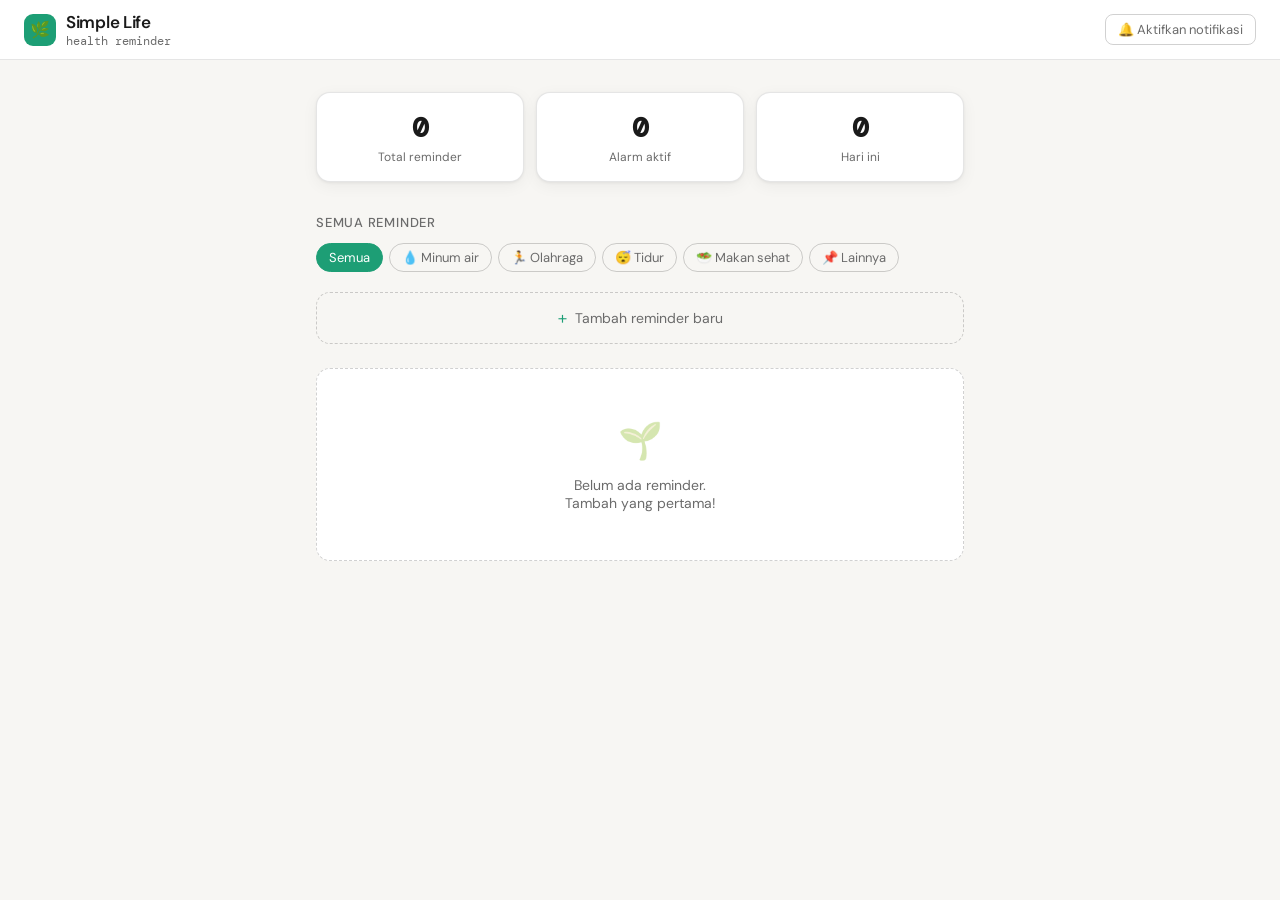
<file: index.html>
<!DOCTYPE html>
<html lang="id">
<head>
<meta charset="UTF-8">
<meta name="viewport" content="width=device-width, initial-scale=1.0">
<title>Simple Life — Pengingat Kesehatan</title>
<link href="https://fonts.googleapis.com/css2?family=DM+Sans:wght@300;400;500;600&family=DM+Mono:wght@400;500&display=swap" rel="stylesheet">
<style>
  :root {
    --green: #1D9E75;
    --green-light: #E1F5EE;
    --green-dark: #0F6E56;
    --blue: #378ADD;
    --blue-light: #E6F1FB;
    --purple: #7F77DD;
    --purple-light: #EEEDFE;
    --amber: #BA7517;
    --amber-light: #FAEEDA;
    --gray: #888780;
    --gray-light: #F1EFE8;
    --text: #1a1a1a;
    --text-muted: #6b6b6b;
    --bg: #f7f6f3;
    --surface: #ffffff;
    --border: rgba(0,0,0,0.1);
    --border-strong: rgba(0,0,0,0.18);
    --radius: 14px;
    --radius-sm: 8px;
    --shadow: 0 1px 3px rgba(0,0,0,0.06), 0 4px 16px rgba(0,0,0,0.05);
  }

  * { box-sizing: border-box; margin: 0; padding: 0; }

  body {
    font-family: 'DM Sans', sans-serif;
    background: var(--bg);
    color: var(--text);
    min-height: 100vh;
  }

  /* Header */
  .top-bar {
    background: var(--surface);
    border-bottom: 1px solid var(--border);
    padding: 0 1.5rem;
    display: flex;
    align-items: center;
    justify-content: space-between;
    height: 60px;
    position: sticky;
    top: 0;
    z-index: 10;
  }
  .logo { display: flex; align-items: center; gap: 10px; }
  .logo-icon {
    width: 32px; height: 32px; background: var(--green);
    border-radius: 9px; display: flex; align-items: center; justify-content: center;
    font-size: 16px;
  }
  .logo-text { font-size: 17px; font-weight: 600; letter-spacing: -0.3px; }
  .logo-sub { font-size: 12px; color: var(--text-muted); font-family: 'DM Mono', monospace; }

  .top-actions { display: flex; gap: 8px; align-items: center; }
  .notif-btn {
    background: none; border: 1px solid var(--border-strong); border-radius: var(--radius-sm);
    padding: 6px 12px; font-family: 'DM Sans', sans-serif; font-size: 13px; cursor: pointer;
    color: var(--text-muted); transition: all 0.15s;
  }
  .notif-btn:hover { background: var(--bg); color: var(--text); }

  /* Main */
  .main { max-width: 680px; margin: 0 auto; padding: 2rem 1rem 4rem; }

  /* Toast */
  .toast {
    display: none; position: fixed; top: 70px; left: 50%; transform: translateX(-50%);
    background: var(--green); color: white; padding: 10px 20px; border-radius: 30px;
    font-size: 14px; font-weight: 500; z-index: 200; white-space: nowrap;
    box-shadow: 0 4px 16px rgba(29,158,117,0.35); animation: slideDown 0.2s ease;
  }
  .toast.show { display: block; }
  @keyframes slideDown { from { opacity: 0; transform: translateX(-50%) translateY(-8px); } to { opacity: 1; transform: translateX(-50%) translateY(0); } }

  /* Stats */
  .stats-grid {
    display: grid; grid-template-columns: repeat(3, 1fr); gap: 12px; margin-bottom: 2rem;
  }
  .stat-card {
    background: var(--surface); border: 1px solid var(--border);
    border-radius: var(--radius); padding: 16px; text-align: center;
    box-shadow: var(--shadow);
  }
  .stat-num { font-size: 28px; font-weight: 600; color: var(--text); font-family: 'DM Mono', monospace; }
  .stat-label { font-size: 12px; color: var(--text-muted); margin-top: 3px; }

  /* Section */
  .section-header {
    display: flex; align-items: center; justify-content: space-between; margin-bottom: 12px;
  }
  .section-title { font-size: 13px; font-weight: 500; color: var(--text-muted); letter-spacing: 0.06em; text-transform: uppercase; }

  /* Add button */
  .add-btn {
    width: 100%; padding: 13px; border: 1.5px dashed var(--border-strong);
    border-radius: var(--radius); background: transparent; color: var(--text-muted);
    font-family: 'DM Sans', sans-serif; font-size: 14px; cursor: pointer;
    margin-bottom: 1.5rem; transition: all 0.15s; display: flex; align-items: center; justify-content: center; gap: 8px;
  }
  .add-btn:hover { background: var(--surface); color: var(--text); border-color: var(--green); }
  .add-btn .plus { font-size: 18px; color: var(--green); font-weight: 300; }

  /* Reminder list */
  .list { display: flex; flex-direction: column; gap: 10px; }

  .card {
    background: var(--surface); border: 1px solid var(--border);
    border-radius: var(--radius); padding: 14px 16px;
    display: flex; align-items: center; gap: 14px;
    box-shadow: var(--shadow); transition: all 0.15s; animation: fadeIn 0.2s ease;
  }
  .card:hover { border-color: var(--border-strong); }
  .card.alarm-on { border-left: 3px solid var(--green); }
  @keyframes fadeIn { from { opacity: 0; transform: translateY(6px); } to { opacity: 1; transform: translateY(0); } }

  .cat-dot { width: 10px; height: 10px; border-radius: 50%; flex-shrink: 0; }

  .card-info { flex: 1; min-width: 0; }
  .card-title {
    font-size: 15px; font-weight: 500; color: var(--text);
    display: flex; align-items: center; gap: 6px; flex-wrap: wrap;
  }
  .cat-badge {
    font-size: 11px; padding: 2px 8px; border-radius: 20px; font-weight: 400;
  }
  .card-meta { font-size: 12px; color: var(--text-muted); margin-top: 4px; font-family: 'DM Mono', monospace; }

  .card-actions { display: flex; gap: 4px; flex-shrink: 0; }
  .icon-btn {
    background: none; border: none; cursor: pointer; padding: 7px 8px;
    border-radius: var(--radius-sm); font-size: 15px; color: var(--text-muted);
    transition: all 0.12s;
  }
  .icon-btn:hover { background: var(--bg); color: var(--text); }
  .icon-btn.del:hover { background: #FCEBEB; color: #E24B4A; }

  /* Empty */
  .empty {
    text-align: center; padding: 3rem 1rem; color: var(--text-muted); font-size: 14px;
    background: var(--surface); border: 1px dashed var(--border-strong); border-radius: var(--radius);
  }
  .empty-icon { font-size: 36px; margin-bottom: 12px; opacity: 0.4; }

  /* Modal */
  .modal-bg {
    display: none; position: fixed; inset: 0;
    background: rgba(0,0,0,0.4); z-index: 100;
    align-items: center; justify-content: center; padding: 1rem;
    backdrop-filter: blur(2px);
  }
  .modal-bg.open { display: flex; }

  .modal {
    background: var(--surface); border-radius: var(--radius);
    border: 1px solid var(--border); padding: 1.75rem;
    width: min(460px, 100%); max-height: 90vh; overflow-y: auto;
    box-shadow: 0 8px 40px rgba(0,0,0,0.15); animation: modalIn 0.2s ease;
  }
  @keyframes modalIn { from { opacity: 0; transform: scale(0.97) translateY(8px); } to { opacity: 1; transform: none; } }

  .modal-header { display: flex; align-items: center; justify-content: space-between; margin-bottom: 1.5rem; }
  .modal-header h2 { font-size: 18px; font-weight: 600; }
  .modal-close { background: none; border: none; cursor: pointer; font-size: 20px; color: var(--text-muted); padding: 4px; border-radius: 6px; }
  .modal-close:hover { background: var(--bg); }

  .field { margin-bottom: 1.1rem; }
  .field label { display: block; font-size: 13px; color: var(--text-muted); margin-bottom: 6px; font-weight: 500; }
  .field input, .field select {
    width: 100%; padding: 10px 12px;
    border: 1px solid var(--border-strong); border-radius: var(--radius-sm);
    background: var(--bg); color: var(--text);
    font-family: 'DM Sans', sans-serif; font-size: 14px; transition: border 0.15s;
  }
  .field input:focus, .field select:focus {
    outline: none; border-color: var(--green);
    box-shadow: 0 0 0 3px rgba(29,158,117,0.12);
  }
  .field input.error { border-color: #E24B4A; box-shadow: 0 0 0 3px rgba(226,75,74,0.1); }

  .toggle-row { display: flex; align-items: center; justify-content: space-between; }
  .toggle-wrap { position: relative; display: inline-block; width: 40px; height: 22px; cursor: pointer; }
  .toggle-wrap input { opacity: 0; width: 0; height: 0; }
  .toggle-sw {
    position: absolute; inset: 0; background: var(--border-strong);
    border-radius: 22px; transition: 0.2s;
  }
  .toggle-sw:before {
    content: ''; position: absolute; width: 16px; height: 16px;
    left: 3px; bottom: 3px; background: white; border-radius: 50%; transition: 0.2s;
  }
  input:checked + .toggle-sw { background: var(--green); }
  input:checked + .toggle-sw:before { transform: translateX(18px); }

  .modal-footer { display: flex; gap: 8px; margin-top: 1.5rem; }
  .btn-primary {
    flex: 1; padding: 11px; border-radius: var(--radius-sm); border: none;
    background: var(--green); color: white;
    font-family: 'DM Sans', sans-serif; font-size: 14px; font-weight: 600;
    cursor: pointer; transition: background 0.15s;
  }
  .btn-primary:hover { background: var(--green-dark); }
  .btn-cancel {
    padding: 11px 18px; border-radius: var(--radius-sm);
    border: 1px solid var(--border-strong); background: transparent;
    color: var(--text-muted); font-family: 'DM Sans', sans-serif;
    font-size: 14px; cursor: pointer; transition: all 0.15s;
  }
  .btn-cancel:hover { background: var(--bg); color: var(--text); }

  /* Filter tabs */
  .filter-tabs { display: flex; gap: 6px; flex-wrap: wrap; margin-bottom: 1.25rem; }
  .tab {
    padding: 5px 12px; border-radius: 20px; border: 1px solid var(--border-strong);
    background: transparent; font-family: 'DM Sans', sans-serif; font-size: 13px;
    color: var(--text-muted); cursor: pointer; transition: all 0.12s;
  }
  .tab.active { background: var(--green); color: white; border-color: var(--green); }
  .tab:hover:not(.active) { background: var(--bg); color: var(--text); }

  /* Alarm notification banner */
  .alarm-banner {
    display: none; position: fixed; bottom: 24px; right: 24px;
    background: var(--surface); border: 1px solid var(--green);
    border-radius: var(--radius); padding: 14px 18px; max-width: 300px;
    box-shadow: 0 8px 32px rgba(0,0,0,0.15); z-index: 300;
    animation: slideUp 0.3s ease;
  }
  .alarm-banner.show { display: block; }
  @keyframes slideUp { from { opacity: 0; transform: translateY(16px); } to { opacity: 1; transform: none; } }
  .alarm-banner-title { font-size: 13px; color: var(--green); font-weight: 600; margin-bottom: 4px; }
  .alarm-banner-body { font-size: 14px; color: var(--text); margin-bottom: 10px; }
  .alarm-close { font-size: 12px; color: var(--text-muted); cursor: pointer; text-decoration: underline; }

  @media (max-width: 480px) {
    .stats-grid { grid-template-columns: repeat(3,1fr); gap: 8px; }
    .stat-num { font-size: 22px; }
    .modal { padding: 1.25rem; }
    .alarm-banner { right: 12px; bottom: 12px; left: 12px; max-width: none; }
  }
</style>
</head>
<body>

<div class="top-bar">
  <div class="logo">
    <div class="logo-icon">🌿</div>
    <div>
      <div class="logo-text">Simple Life</div>
      <div class="logo-sub">health reminder</div>
    </div>
  </div>
  <div class="top-actions">
    <button class="notif-btn" onclick="requestNotif()">🔔 Aktifkan notifikasi</button>
  </div>
</div>

<div class="main">
  <div class="stats-grid">
    <div class="stat-card">
      <div class="stat-num" id="s-total">0</div>
      <div class="stat-label">Total reminder</div>
    </div>
    <div class="stat-card">
      <div class="stat-num" id="s-aktif">0</div>
      <div class="stat-label">Alarm aktif</div>
    </div>
    <div class="stat-card">
      <div class="stat-num" id="s-hari">0</div>
      <div class="stat-label">Hari ini</div>
    </div>
  </div>

  <div class="section-header">
    <span class="section-title">Semua Reminder</span>
  </div>

  <div class="filter-tabs">
    <button class="tab active" onclick="setFilter('semua',this)">Semua</button>
    <button class="tab" onclick="setFilter('air',this)">💧 Minum air</button>
    <button class="tab" onclick="setFilter('olah',this)">🏃 Olahraga</button>
    <button class="tab" onclick="setFilter('tidur',this)">😴 Tidur</button>
    <button class="tab" onclick="setFilter('makan',this)">🥗 Makan sehat</button>
    <button class="tab" onclick="setFilter('lain',this)">📌 Lainnya</button>
  </div>

  <button class="add-btn" onclick="openModal()">
    <span class="plus">+</span> Tambah reminder baru
  </button>

  <div class="list" id="list"></div>
</div>

<!-- Modal -->
<div class="modal-bg" id="modal-bg" onclick="handleBgClick(event)">
  <div class="modal">
    <div class="modal-header">
      <h2 id="modal-title">Tambah reminder</h2>
      <button class="modal-close" onclick="closeModal()">✕</button>
    </div>

    <div class="field">
      <label>Judul reminder</label>
      <input type="text" id="f-title" placeholder="Contoh: Minum 8 gelas air">
    </div>
    <div class="field">
      <label>Kategori</label>
      <select id="f-cat">
        <option value="air">💧 Minum air</option>
        <option value="olah">🏃 Olahraga</option>
        <option value="tidur">😴 Tidur</option>
        <option value="makan">🥗 Makan sehat</option>
        <option value="lain">📌 Lainnya</option>
      </select>
    </div>
    <div class="field">
      <label>Waktu alarm</label>
      <input type="time" id="f-time" value="07:00">
    </div>
    <div class="field">
      <label>Frekuensi</label>
      <select id="f-freq">
        <option value="Setiap hari">Setiap hari</option>
        <option value="Senin–Jumat">Senin–Jumat</option>
        <option value="Akhir pekan">Akhir pekan</option>
        <option value="Sekali">Sekali</option>
      </select>
    </div>
    <div class="field">
      <div class="toggle-row">
        <label style="margin:0">Aktifkan alarm</label>
        <label class="toggle-wrap">
          <input type="checkbox" id="f-alarm" checked>
          <span class="toggle-sw"></span>
        </label>
      </div>
    </div>

    <div class="modal-footer">
      <button class="btn-cancel" onclick="closeModal()">Batal</button>
      <button class="btn-primary" onclick="saveReminder()">Simpan reminder</button>
    </div>
  </div>
</div>

<!-- Alarm popup -->
<div class="alarm-banner" id="alarm-banner">
  <div class="alarm-banner-title">⏰ Waktunya!</div>
  <div class="alarm-banner-body" id="alarm-text">Minum air putih</div>
  <span class="alarm-close" onclick="closeAlarm()">Tutup</span>
</div>

<!-- Toast -->
<div class="toast" id="toast"></div>

<script>
const CAT = {
  air:  { label: '💧 Minum air',   color: '#1D9E75', bg: '#E1F5EE', text: '#0F6E56' },
  olah: { label: '🏃 Olahraga',    color: '#378ADD', bg: '#E6F1FB', text: '#185FA5' },
  tidur:{ label: '😴 Tidur',       color: '#7F77DD', bg: '#EEEDFE', text: '#534AB7' },
  makan:{ label: '🥗 Makan sehat', color: '#BA7517', bg: '#FAEEDA', text: '#854F0B' },
  lain: { label: '📌 Lainnya',     color: '#888780', bg: '#F1EFE8', text: '#5F5E5A' },
};

let reminders = JSON.parse(localStorage.getItem('sl-v2') || '[]');
let editId = null;
let activeFilter = 'semua';
let alarmTimers = [];

function save() { localStorage.setItem('sl-v2', JSON.stringify(reminders)); }

function showToast(msg) {
  const t = document.getElementById('toast');
  t.textContent = msg; t.classList.add('show');
  setTimeout(() => t.classList.remove('show'), 2500);
}

function requestNotif() {
  if (!('Notification' in window)) { showToast('Browser tidak support notifikasi'); return; }
  Notification.requestPermission().then(p => {
    if (p === 'granted') showToast('Notifikasi diaktifkan!');
    else showToast('Notifikasi ditolak');
  });
}

function render() {
  const filtered = activeFilter === 'semua' ? reminders : reminders.filter(r => r.cat === activeFilter);
  const list = document.getElementById('list');

  if (!filtered.length) {
    list.innerHTML = `<div class="empty"><div class="empty-icon">🌱</div>${activeFilter === 'semua' ? 'Belum ada reminder.<br>Tambah yang pertama!' : 'Tidak ada reminder di kategori ini.'}</div>`;
  } else {
    list.innerHTML = filtered.map(r => {
      const c = CAT[r.cat];
      return `<div class="card ${r.alarm ? 'alarm-on' : ''}">
        <div class="cat-dot" style="background:${c.color}"></div>
        <div class="card-info">
          <div class="card-title">
            ${r.title}
            <span class="cat-badge" style="background:${c.bg};color:${c.text}">${c.label}</span>
          </div>
          <div class="card-meta">${r.time} &middot; ${r.freq}${r.alarm ? ' &middot; alarm aktif' : ''}</div>
        </div>
        <div class="card-actions">
          <button class="icon-btn" onclick="toggleAlarm('${r.id}')" title="Toggle alarm">${r.alarm ? '🔔' : '🔕'}</button>
          <button class="icon-btn" onclick="editReminder('${r.id}')" title="Edit">✏️</button>
          <button class="icon-btn del" onclick="deleteReminder('${r.id}')" title="Hapus">🗑️</button>
        </div>
      </div>`;
    }).join('');
  }
  updateStats();
  scheduleAlarms();
}

function updateStats() {
  document.getElementById('s-total').textContent = reminders.length;
  document.getElementById('s-aktif').textContent = reminders.filter(r => r.alarm).length;
  const day = new Date().getDay();
  document.getElementById('s-hari').textContent = reminders.filter(r => {
    if (r.freq === 'Setiap hari') return true;
    if (r.freq === 'Senin–Jumat') return day >= 1 && day <= 5;
    if (r.freq === 'Akhir pekan') return day === 0 || day === 6;
    return false;
  }).length;
}

function scheduleAlarms() {
  alarmTimers.forEach(clearTimeout); alarmTimers = [];
  reminders.filter(r => r.alarm).forEach(r => {
    const [h, m] = r.time.split(':').map(Number);
    const now = new Date(), target = new Date();
    target.setHours(h, m, 0, 0);
    if (target <= now) target.setDate(target.getDate() + 1);
    const diff = target - now;
    if (diff < 86400000) {
      alarmTimers.push(setTimeout(() => fireAlarm(r), diff));
    }
  });
}

function fireAlarm(r) {
  document.getElementById('alarm-text').textContent = r.title;
  document.getElementById('alarm-banner').classList.add('show');
  if ('Notification' in window && Notification.permission === 'granted') {
    new Notification('Simple Life ⏰', { body: 'Waktunya: ' + r.title });
  }
  setTimeout(closeAlarm, 10000);
}

function closeAlarm() { document.getElementById('alarm-banner').classList.remove('show'); }

function setFilter(f, el) {
  activeFilter = f;
  document.querySelectorAll('.tab').forEach(t => t.classList.remove('active'));
  el.classList.add('active');
  render();
}

function openModal(reset = true) {
  if (reset) {
    editId = null;
    document.getElementById('modal-title').textContent = 'Tambah reminder';
    document.getElementById('f-title').value = '';
    document.getElementById('f-title').classList.remove('error');
    document.getElementById('f-cat').value = 'air';
    document.getElementById('f-time').value = '07:00';
    document.getElementById('f-freq').value = 'Setiap hari';
    document.getElementById('f-alarm').checked = true;
  }
  document.getElementById('modal-bg').classList.add('open');
}

function closeModal() { document.getElementById('modal-bg').classList.remove('open'); }

function handleBgClick(e) { if (e.target === document.getElementById('modal-bg')) closeModal(); }

function saveReminder() {
  const title = document.getElementById('f-title').value.trim();
  const titleEl = document.getElementById('f-title');
  if (!title) { titleEl.classList.add('error'); titleEl.focus(); return; }
  titleEl.classList.remove('error');

  const data = {
    id: editId || Date.now().toString(),
    title,
    cat: document.getElementById('f-cat').value,
    time: document.getElementById('f-time').value,
    freq: document.getElementById('f-freq').value,
    alarm: document.getElementById('f-alarm').checked,
  };

  if (editId) {
    reminders = reminders.map(r => r.id === editId ? data : r);
    showToast('Reminder diperbarui!');
  } else {
    reminders.push(data);
    showToast('Reminder ditambahkan!');
  }

  save(); render(); closeModal();
}

function editReminder(id) {
  const r = reminders.find(x => x.id === id); if (!r) return;
  editId = id;
  document.getElementById('modal-title').textContent = 'Edit reminder';
  document.getElementById('f-title').value = r.title;
  document.getElementById('f-title').classList.remove('error');
  document.getElementById('f-cat').value = r.cat;
  document.getElementById('f-time').value = r.time;
  document.getElementById('f-freq').value = r.freq;
  document.getElementById('f-alarm').checked = r.alarm;
  openModal(false);
}

function deleteReminder(id) {
  if (!confirm('Hapus reminder ini?')) return;
  reminders = reminders.filter(r => r.id !== id);
  save(); render(); showToast('Reminder dihapus');
}

function toggleAlarm(id) {
  reminders = reminders.map(r => r.id === id ? { ...r, alarm: !r.alarm } : r);
  save(); render();
  const r = reminders.find(x => x.id === id);
  showToast(r.alarm ? 'Alarm diaktifkan' : 'Alarm dimatikan');
}

render();
</script>
</body>
</html>
</file>
